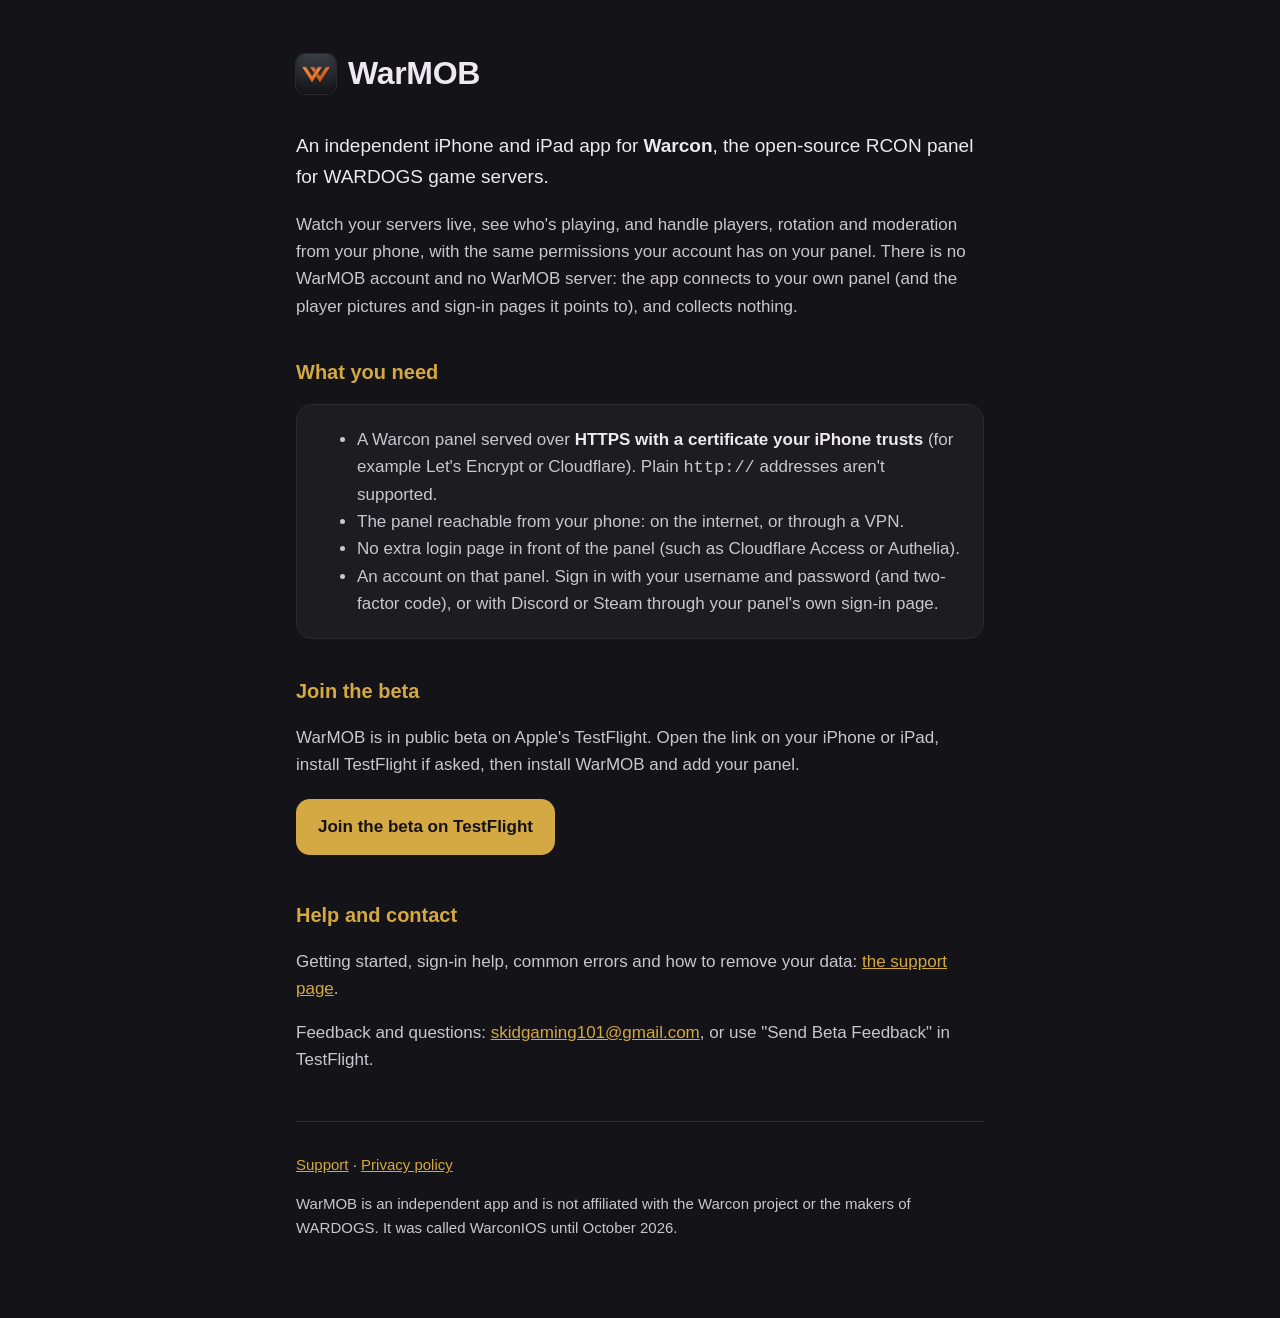
<file: index.html>
<!doctype html>
<html lang="en">
<head>
<meta charset="utf-8">
<meta name="viewport" content="width=device-width, initial-scale=1">
<title>WarMOB</title>
<meta name="description" content="WarMOB: an independent iPhone and iPad app for Warcon game-server panels.">
<link rel="canonical" href="https://warmob-app.github.io/">
<link rel="icon" type="image/png" sizes="32x32" href="favicon-32.png">
<link rel="icon" type="image/png" sizes="16x16" href="favicon-16.png">
<link rel="apple-touch-icon" href="apple-touch-icon.png">
<link rel="stylesheet" href="style.css">
</head>
<body>
<main>
<header><img class="mark" src="icon-512.png" srcset="apple-touch-icon.png 180w, icon-512.png 512w" sizes="40px" alt="" width="40" height="40"><h1>WarMOB</h1></header>

<p class="lede">An independent iPhone and iPad app for <strong>Warcon</strong>, the open-source RCON panel for WARDOGS game servers.</p>

<p>Watch your servers live, see who's playing, and handle players, rotation and moderation from your phone, with the same permissions your account has on your panel. There is no WarMOB account and no WarMOB server: the app connects to your own panel (and the player pictures and sign-in pages it points to), and collects nothing.</p>

<h2>What you need</h2>
<div class="card">
<ul>
<li>A Warcon panel served over <strong>HTTPS with a certificate your iPhone trusts</strong> (for example Let's Encrypt or Cloudflare). Plain <code>http://</code> addresses aren't supported.</li>
<li>The panel reachable from your phone: on the internet, or through a VPN.</li>
<li>No extra login page in front of the panel (such as Cloudflare Access or Authelia).</li>
<li>An account on that panel. Sign in with your username and password (and two-factor code), or with Discord or Steam through your panel's own sign-in page.</li>
</ul>
</div>

<h2>Join the beta</h2>
<p>WarMOB is in public beta on Apple's TestFlight. Open the link on your iPhone or iPad, install TestFlight if asked, then install WarMOB and add your panel.</p>
<p><a class="button" href="https://testflight.apple.com/join/1RBmeTZS">Join the beta on TestFlight</a></p>

<h2>Help and contact</h2>
<p>Getting started, sign-in help, common errors and how to remove your data: <a href="support/">the support page</a>.</p>
<p>Feedback and questions: <a href="mailto:skidgaming101@gmail.com">skidgaming101@gmail.com</a>, or use "Send Beta Feedback" in TestFlight.</p>

<footer>
<p><a href="support/">Support</a> · <a href="privacy/">Privacy policy</a></p>
<p class="muted">WarMOB is an independent app and is not affiliated with the Warcon project or the makers of WARDOGS. It was called WarconIOS until October 2026.</p>
</footer>
</main>
</body>
</html>
</file>
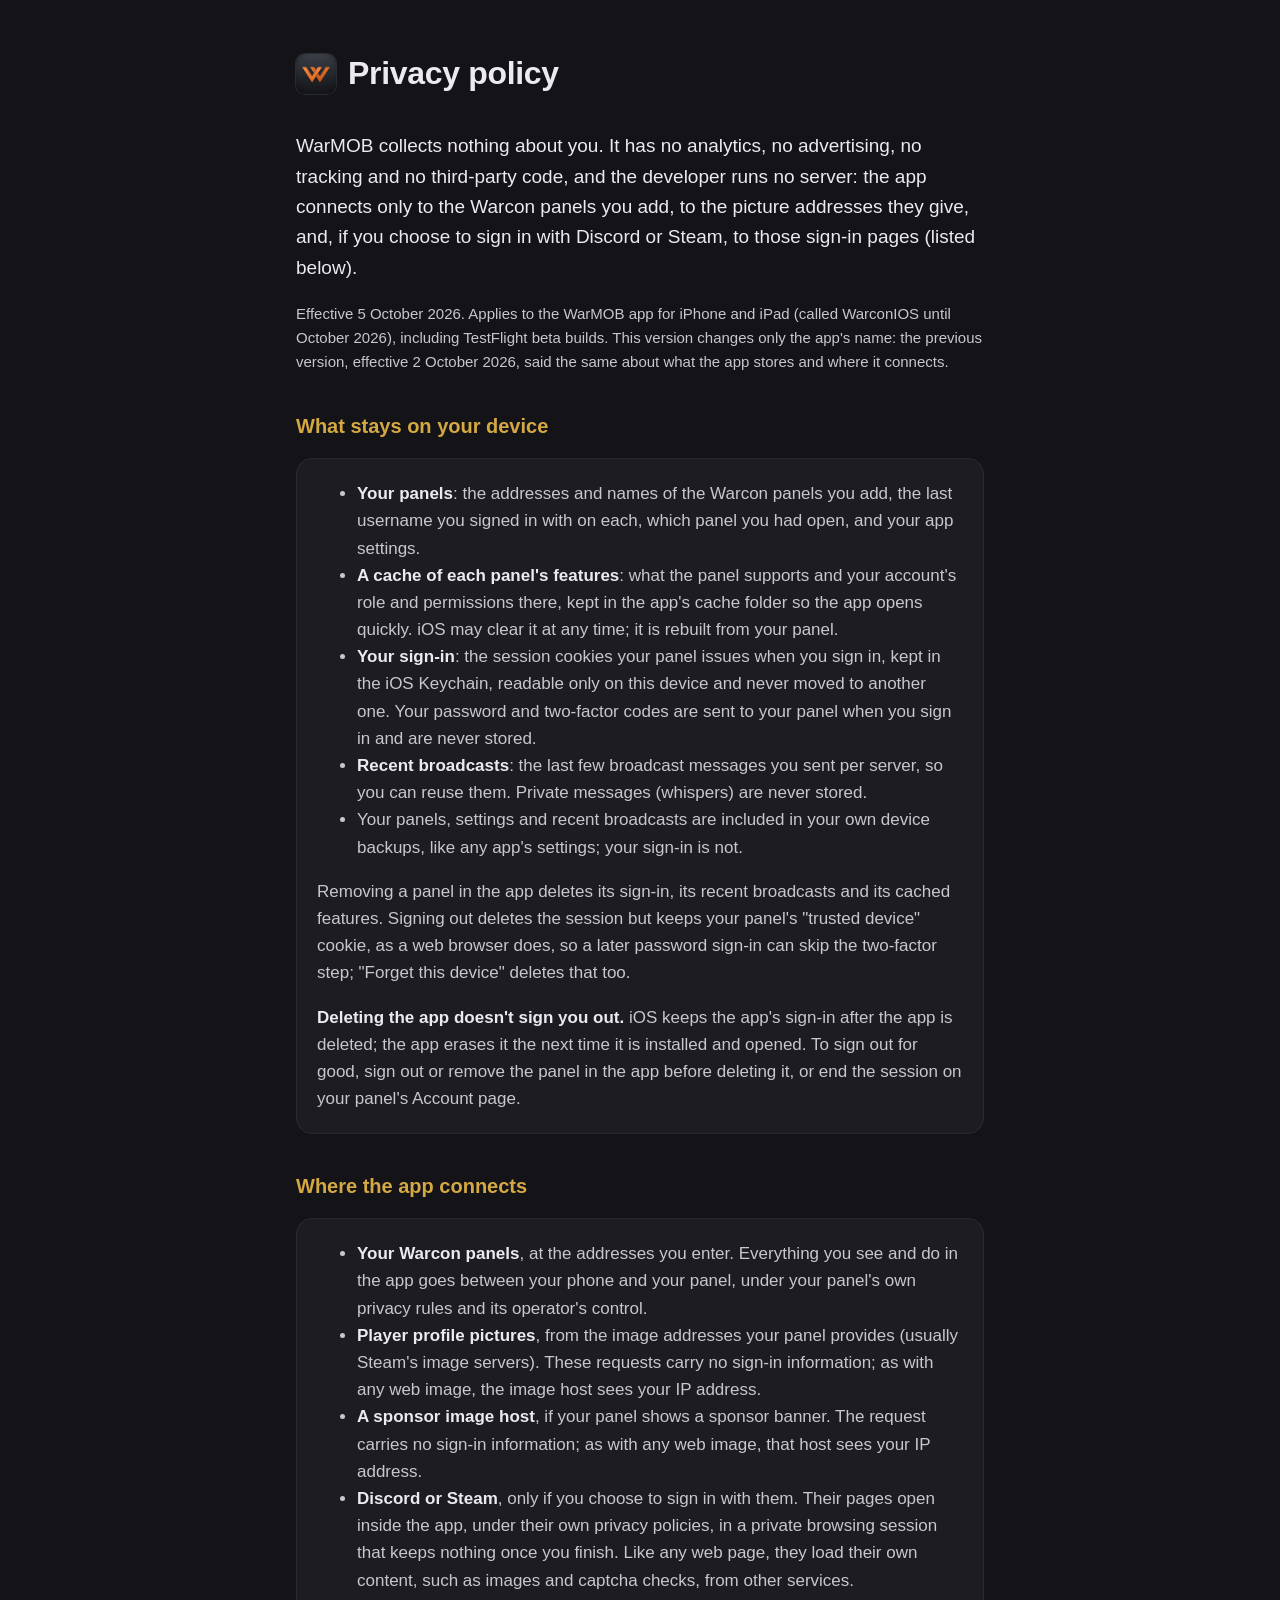
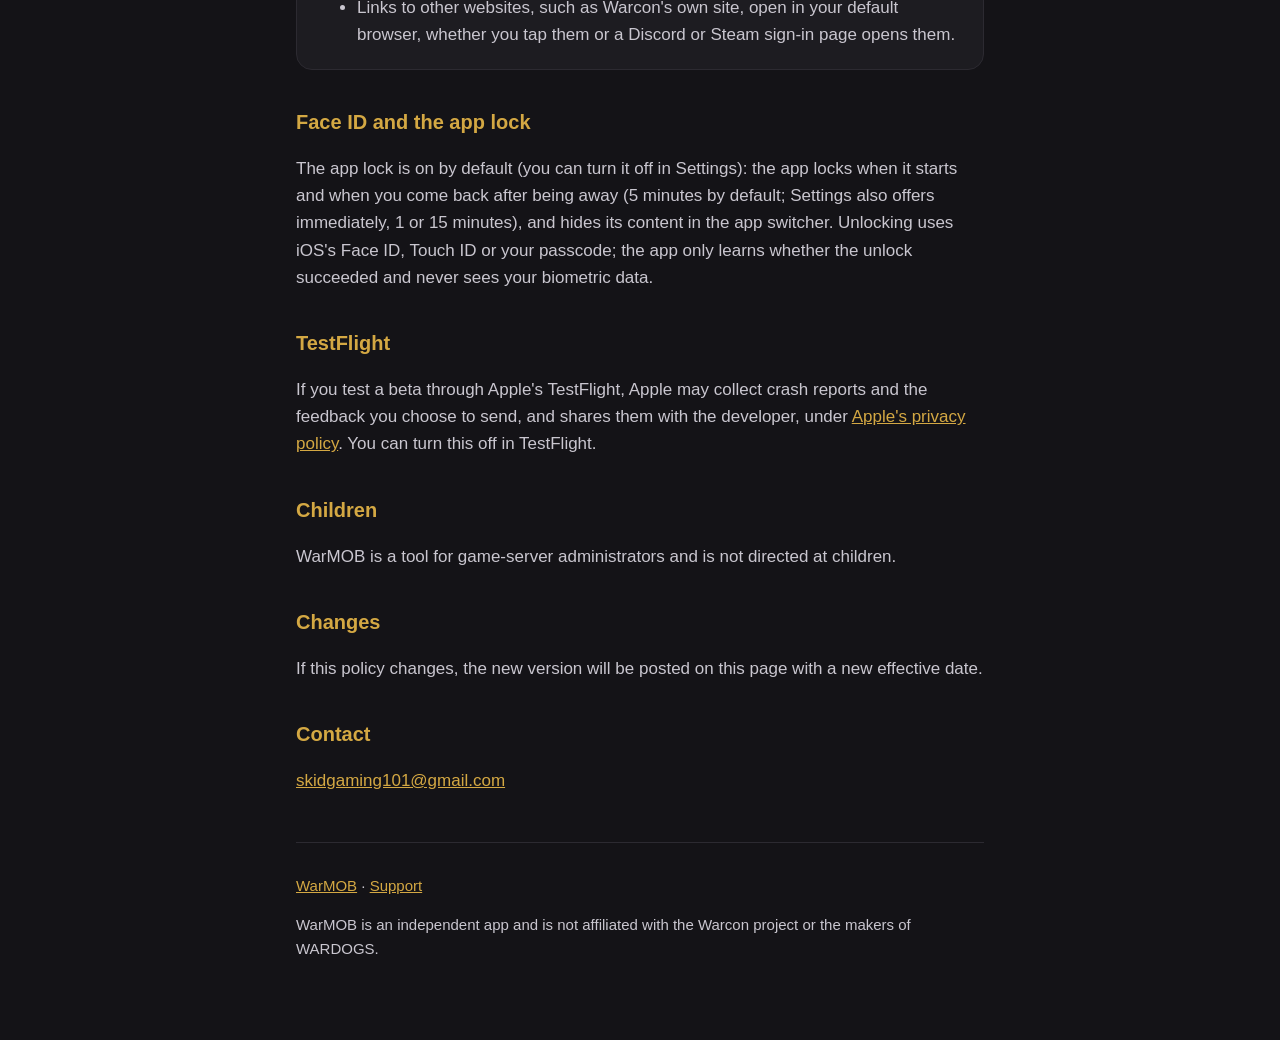
<file: privacy/index.html>
<!doctype html>
<html lang="en">
<head>
<meta charset="utf-8">
<meta name="viewport" content="width=device-width, initial-scale=1">
<title>Privacy policy · WarMOB</title>
<meta name="description" content="How the WarMOB app handles your data.">
<link rel="canonical" href="https://warmob-app.github.io/privacy/">
<link rel="icon" type="image/png" sizes="32x32" href="../favicon-32.png">
<link rel="icon" type="image/png" sizes="16x16" href="../favicon-16.png">
<link rel="apple-touch-icon" href="../apple-touch-icon.png">
<link rel="stylesheet" href="../style.css">
</head>
<body>
<main>
<header><img class="mark" src="../icon-512.png" srcset="../apple-touch-icon.png 180w, ../icon-512.png 512w" sizes="40px" alt="WarMOB" width="40" height="40"><h1>Privacy policy</h1></header>

<p class="lede">WarMOB collects nothing about you. It has no analytics, no advertising, no tracking and no third-party code, and the developer runs no server: the app connects only to the Warcon panels you add, to the picture addresses they give, and, if you choose to sign in with Discord or Steam, to those sign-in pages (listed below).</p>
<p class="muted">Effective 5 October 2026. Applies to the WarMOB app for iPhone and iPad (called WarconIOS until October 2026), including TestFlight beta builds. This version changes only the app's name: the previous version, effective 2 October 2026, said the same about what the app stores and where it connects.</p>

<h2>What stays on your device</h2>
<div class="card">
<ul>
<li><strong>Your panels</strong>: the addresses and names of the Warcon panels you add, the last username you signed in with on each, which panel you had open, and your app settings.</li>
<li><strong>A cache of each panel's features</strong>: what the panel supports and your account's role and permissions there, kept in the app's cache folder so the app opens quickly. iOS may clear it at any time; it is rebuilt from your panel.</li>
<li><strong>Your sign-in</strong>: the session cookies your panel issues when you sign in, kept in the iOS Keychain, readable only on this device and never moved to another one. Your password and two-factor codes are sent to your panel when you sign in and are never stored.</li>
<li><strong>Recent broadcasts</strong>: the last few broadcast messages you sent per server, so you can reuse them. Private messages (whispers) are never stored.</li>
<li>Your panels, settings and recent broadcasts are included in your own device backups, like any app's settings; your sign-in is not.</li>
</ul>
<p>Removing a panel in the app deletes its sign-in, its recent broadcasts and its cached features. Signing out deletes the session but keeps your panel's "trusted device" cookie, as a web browser does, so a later password sign-in can skip the two-factor step; "Forget this device" deletes that too.</p>
<p><strong>Deleting the app doesn't sign you out.</strong> iOS keeps the app's sign-in after the app is deleted; the app erases it the next time it is installed and opened. To sign out for good, sign out or remove the panel in the app before deleting it, or end the session on your panel's Account page.</p>
</div>

<h2>Where the app connects</h2>
<div class="card">
<ul>
<li><strong>Your Warcon panels</strong>, at the addresses you enter. Everything you see and do in the app goes between your phone and your panel, under your panel's own privacy rules and its operator's control.</li>
<li><strong>Player profile pictures</strong>, from the image addresses your panel provides (usually Steam's image servers). These requests carry no sign-in information; as with any web image, the image host sees your IP address.</li>
<li><strong>A sponsor image host</strong>, if your panel shows a sponsor banner. The request carries no sign-in information; as with any web image, that host sees your IP address.</li>
<li><strong>Discord or Steam</strong>, only if you choose to sign in with them. Their pages open inside the app, under their own privacy policies, in a private browsing session that keeps nothing once you finish. Like any web page, they load their own content, such as images and captcha checks, from other services.</li>
<li>Links to other websites, such as Warcon's own site, open in your default browser, whether you tap them or a Discord or Steam sign-in page opens them.</li>
</ul>
</div>

<h2>Face ID and the app lock</h2>
<p>The app lock is on by default (you can turn it off in Settings): the app locks when it starts and when you come back after being away (5 minutes by default; Settings also offers immediately, 1 or 15 minutes), and hides its content in the app switcher. Unlocking uses iOS's Face ID, Touch ID or your passcode; the app only learns whether the unlock succeeded and never sees your biometric data.</p>

<h2>TestFlight</h2>
<p>If you test a beta through Apple's TestFlight, Apple may collect crash reports and the feedback you choose to send, and shares them with the developer, under <a href="https://www.apple.com/legal/privacy/">Apple's privacy policy</a>. You can turn this off in TestFlight.</p>

<h2>Children</h2>
<p>WarMOB is a tool for game-server administrators and is not directed at children.</p>

<h2>Changes</h2>
<p>If this policy changes, the new version will be posted on this page with a new effective date.</p>

<h2>Contact</h2>
<p><a href="mailto:skidgaming101@gmail.com">skidgaming101@gmail.com</a></p>

<footer>
<p><a href="../">WarMOB</a> · <a href="../support/">Support</a></p>
<p class="muted">WarMOB is an independent app and is not affiliated with the Warcon project or the makers of WARDOGS.</p>
</footer>
</main>
</body>
</html>
</file>
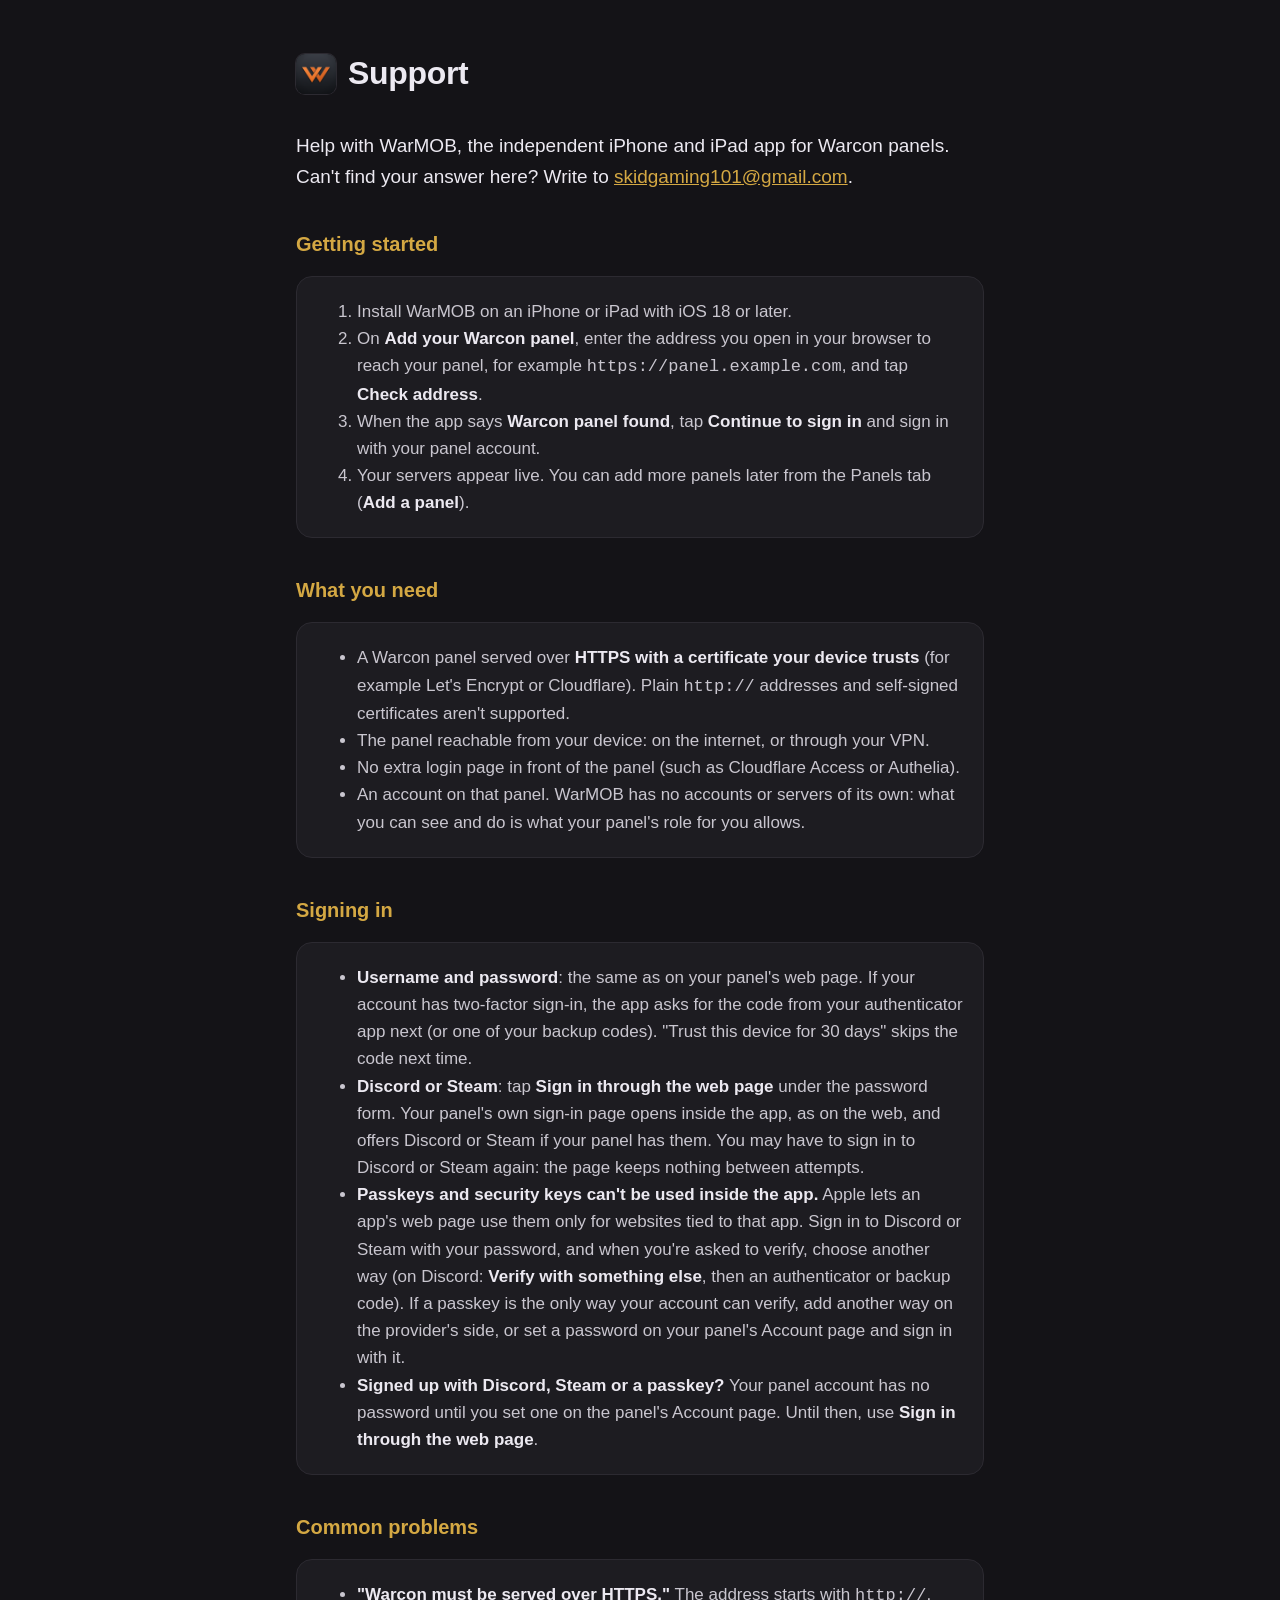
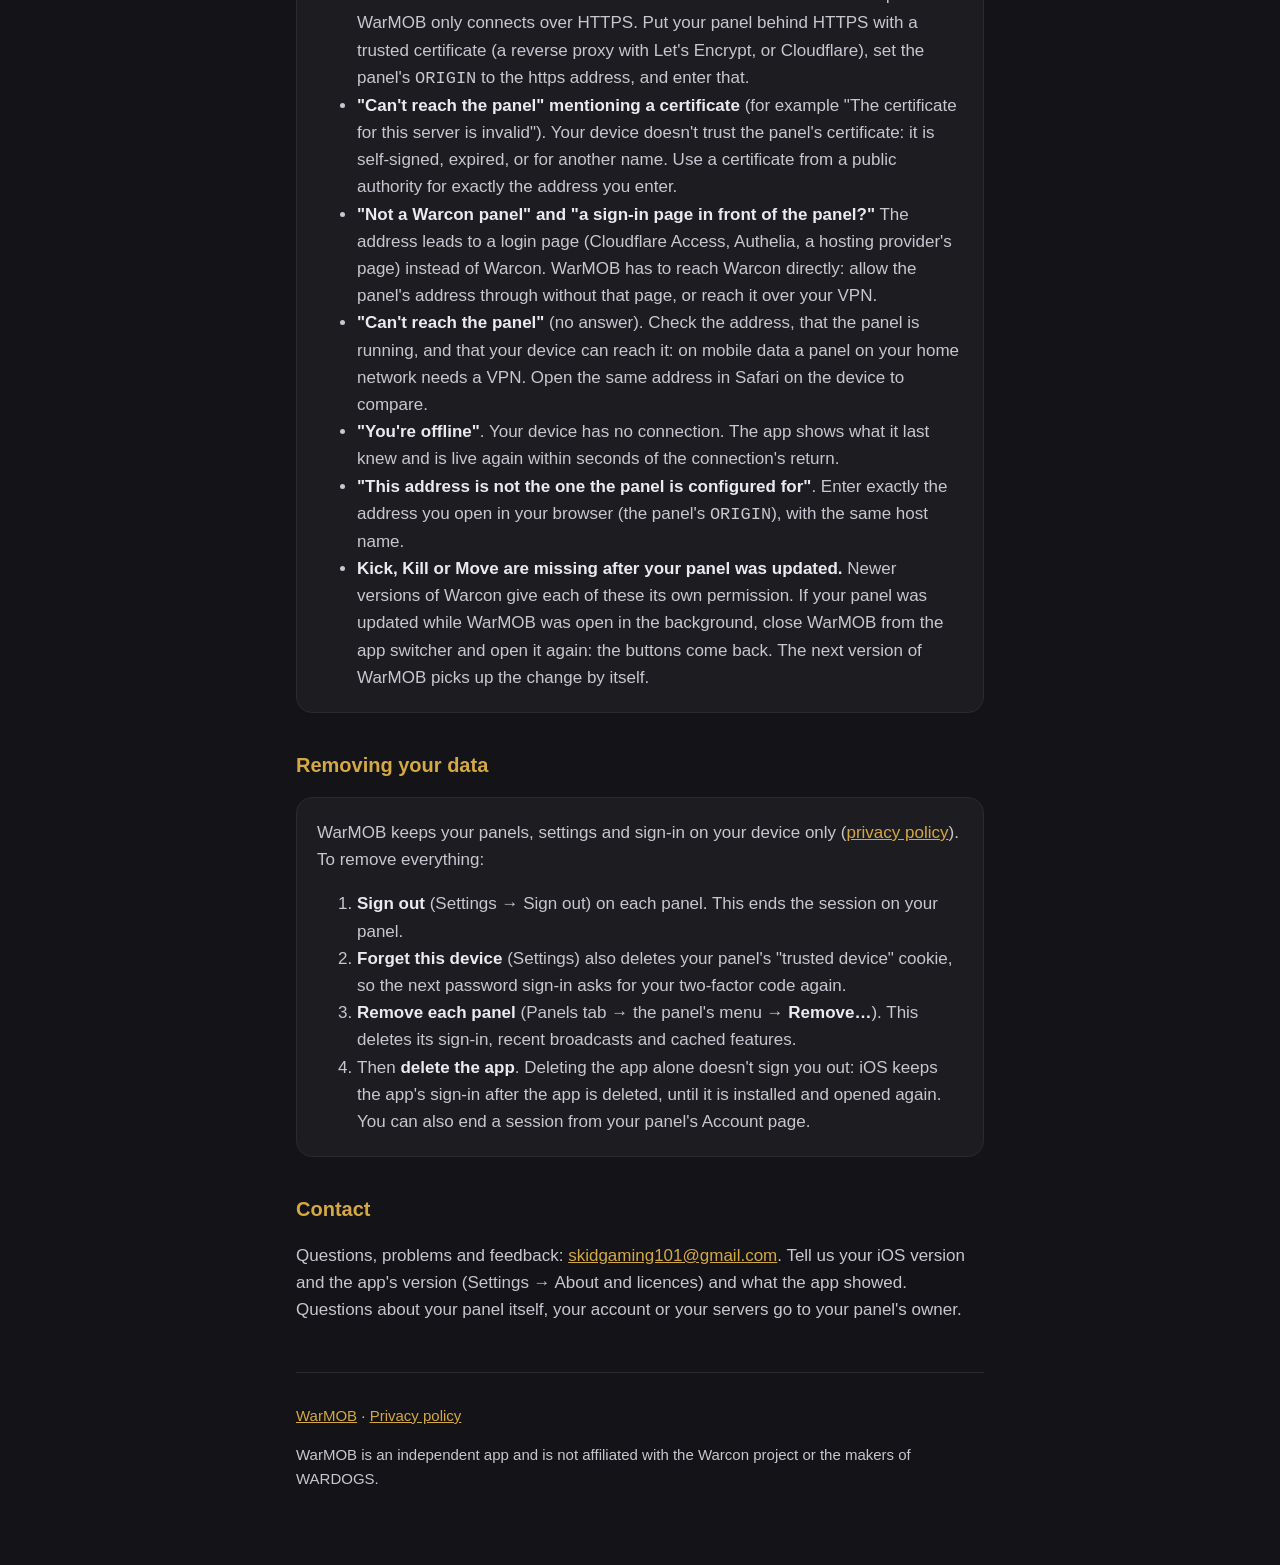
<file: support/index.html>
<!doctype html>
<html lang="en">
<head>
<meta charset="utf-8">
<meta name="viewport" content="width=device-width, initial-scale=1">
<title>Support · WarMOB</title>
<meta name="description" content="Help with the WarMOB app: getting started, sign-in, common errors and removing your data.">
<link rel="canonical" href="https://warmob-app.github.io/support/">
<link rel="icon" type="image/png" sizes="32x32" href="../favicon-32.png">
<link rel="icon" type="image/png" sizes="16x16" href="../favicon-16.png">
<link rel="apple-touch-icon" href="../apple-touch-icon.png">
<link rel="stylesheet" href="../style.css">
</head>
<body>
<main>
<header><img class="mark" src="../icon-512.png" srcset="../apple-touch-icon.png 180w, ../icon-512.png 512w" sizes="40px" alt="WarMOB" width="40" height="40"><h1>Support</h1></header>

<p class="lede">Help with WarMOB, the independent iPhone and iPad app for Warcon panels. Can't find your answer here? Write to <a href="mailto:skidgaming101@gmail.com">skidgaming101@gmail.com</a>.</p>

<h2>Getting started</h2>
<div class="card">
<ol>
<li>Install WarMOB on an iPhone or iPad with iOS 18 or later.</li>
<li>On <strong>Add your Warcon panel</strong>, enter the address you open in your browser to reach your panel, for example <code>https://panel.example.com</code>, and tap <strong>Check address</strong>.</li>
<li>When the app says <strong>Warcon panel found</strong>, tap <strong>Continue to sign in</strong> and sign in with your panel account.</li>
<li>Your servers appear live. You can add more panels later from the Panels tab (<strong>Add a panel</strong>).</li>
</ol>
</div>

<h2>What you need</h2>
<div class="card">
<ul>
<li>A Warcon panel served over <strong>HTTPS with a certificate your device trusts</strong> (for example Let's Encrypt or Cloudflare). Plain <code>http://</code> addresses and self-signed certificates aren't supported.</li>
<li>The panel reachable from your device: on the internet, or through your VPN.</li>
<li>No extra login page in front of the panel (such as Cloudflare Access or Authelia).</li>
<li>An account on that panel. WarMOB has no accounts or servers of its own: what you can see and do is what your panel's role for you allows.</li>
</ul>
</div>

<h2>Signing in</h2>
<div class="card">
<ul>
<li><strong>Username and password</strong>: the same as on your panel's web page. If your account has two-factor sign-in, the app asks for the code from your authenticator app next (or one of your backup codes). "Trust this device for 30 days" skips the code next time.</li>
<li><strong>Discord or Steam</strong>: tap <strong>Sign in through the web page</strong> under the password form. Your panel's own sign-in page opens inside the app, as on the web, and offers Discord or Steam if your panel has them. You may have to sign in to Discord or Steam again: the page keeps nothing between attempts.</li>
<li><strong>Passkeys and security keys can't be used inside the app.</strong> Apple lets an app's web page use them only for websites tied to that app. Sign in to Discord or Steam with your password, and when you're asked to verify, choose another way (on Discord: <strong>Verify with something else</strong>, then an authenticator or backup code). If a passkey is the only way your account can verify, add another way on the provider's side, or set a password on your panel's Account page and sign in with it.</li>
<li><strong>Signed up with Discord, Steam or a passkey?</strong> Your panel account has no password until you set one on the panel's Account page. Until then, use <strong>Sign in through the web page</strong>.</li>
</ul>
</div>

<h2>Common problems</h2>
<div class="card">
<ul>
<li><strong>"Warcon must be served over HTTPS."</strong> The address starts with <code>http://</code>. WarMOB only connects over HTTPS. Put your panel behind HTTPS with a trusted certificate (a reverse proxy with Let's Encrypt, or Cloudflare), set the panel's <code>ORIGIN</code> to the https address, and enter that.</li>
<li><strong>"Can't reach the panel" mentioning a certificate</strong> (for example "The certificate for this server is invalid"). Your device doesn't trust the panel's certificate: it is self-signed, expired, or for another name. Use a certificate from a public authority for exactly the address you enter.</li>
<li><strong>"Not a Warcon panel" and "a sign-in page in front of the panel?"</strong> The address leads to a login page (Cloudflare Access, Authelia, a hosting provider's page) instead of Warcon. WarMOB has to reach Warcon directly: allow the panel's address through without that page, or reach it over your VPN.</li>
<li><strong>"Can't reach the panel"</strong> (no answer). Check the address, that the panel is running, and that your device can reach it: on mobile data a panel on your home network needs a VPN. Open the same address in Safari on the device to compare.</li>
<li><strong>"You're offline"</strong>. Your device has no connection. The app shows what it last knew and is live again within seconds of the connection's return.</li>
<li><strong>"This address is not the one the panel is configured for"</strong>. Enter exactly the address you open in your browser (the panel's <code>ORIGIN</code>), with the same host name.</li>
<li><strong>Kick, Kill or Move are missing after your panel was updated.</strong> Newer versions of Warcon give each of these its own permission. If your panel was updated while WarMOB was open in the background, close WarMOB from the app switcher and open it again: the buttons come back. The next version of WarMOB picks up the change by itself.</li>
</ul>
</div>

<h2>Removing your data</h2>
<div class="card">
<p>WarMOB keeps your panels, settings and sign-in on your device only (<a href="../privacy/">privacy policy</a>). To remove everything:</p>
<ol>
<li><strong>Sign out</strong> (Settings → Sign out) on each panel. This ends the session on your panel.</li>
<li><strong>Forget this device</strong> (Settings) also deletes your panel's "trusted device" cookie, so the next password sign-in asks for your two-factor code again.</li>
<li><strong>Remove each panel</strong> (Panels tab → the panel's menu → <strong>Remove…</strong>). This deletes its sign-in, recent broadcasts and cached features.</li>
<li>Then <strong>delete the app</strong>. Deleting the app alone doesn't sign you out: iOS keeps the app's sign-in after the app is deleted, until it is installed and opened again. You can also end a session from your panel's Account page.</li>
</ol>
</div>

<h2>Contact</h2>
<p>Questions, problems and feedback: <a href="mailto:skidgaming101@gmail.com">skidgaming101@gmail.com</a>. Tell us your iOS version and the app's version (Settings → About and licences) and what the app showed. Questions about your panel itself, your account or your servers go to your panel's owner.</p>

<footer>
<p><a href="../">WarMOB</a> · <a href="../privacy/">Privacy policy</a></p>
<p class="muted">WarMOB is an independent app and is not affiliated with the Warcon project or the makers of WARDOGS.</p>
</footer>
</main>
</body>
</html>
</file>
<file: style.css>
:root {
  --ink: #141317;
  --panel: #1d1c21;
  --line: #2c2a31;
  --mist: #c9c6cf;
  --text: #ece9f1;
  --brass: #d4a843;
  color-scheme: dark;
}
* { box-sizing: border-box; }
html { -webkit-text-size-adjust: 100%; }
body {
  margin: 0;
  background: var(--ink);
  color: var(--text);
  font: 17px/1.6 -apple-system, BlinkMacSystemFont, "SF Pro Text", "Segoe UI", Roboto, Helvetica, Arial, sans-serif;
}
main { max-width: 720px; margin: 0 auto; padding: 48px 16px 64px; }
header { margin-bottom: 32px; }
.mark { display: inline-block; width: 40px; height: 40px; border-radius: 22.37%; box-shadow: 0 0 0 1px var(--line); vertical-align: middle; margin-right: 12px; }
h1 { display: inline; font-size: 32px; letter-spacing: -0.01em; vertical-align: middle; }
h2 { font-size: 20px; margin: 36px 0 8px; color: var(--brass); }
p, li { color: var(--mist); }
strong { color: var(--text); }
code { overflow-wrap: anywhere; }
a { color: var(--brass); }
.card { background: var(--panel); border: 1px solid var(--line); border-radius: 16px; padding: 4px 20px; margin: 16px 0; }
.lede { font-size: 19px; color: var(--text); }
.muted { font-size: 15px; }
footer { margin-top: 48px; border-top: 1px solid var(--line); padding-top: 16px; font-size: 15px; }
.button { display: inline-block; background: var(--brass); color: var(--ink); font-weight: 600; text-decoration: none; padding: 14px 22px; border-radius: 14px; margin: 4px 0 8px; }
.button:hover, .button:focus-visible { filter: brightness(1.08); }
</file>
